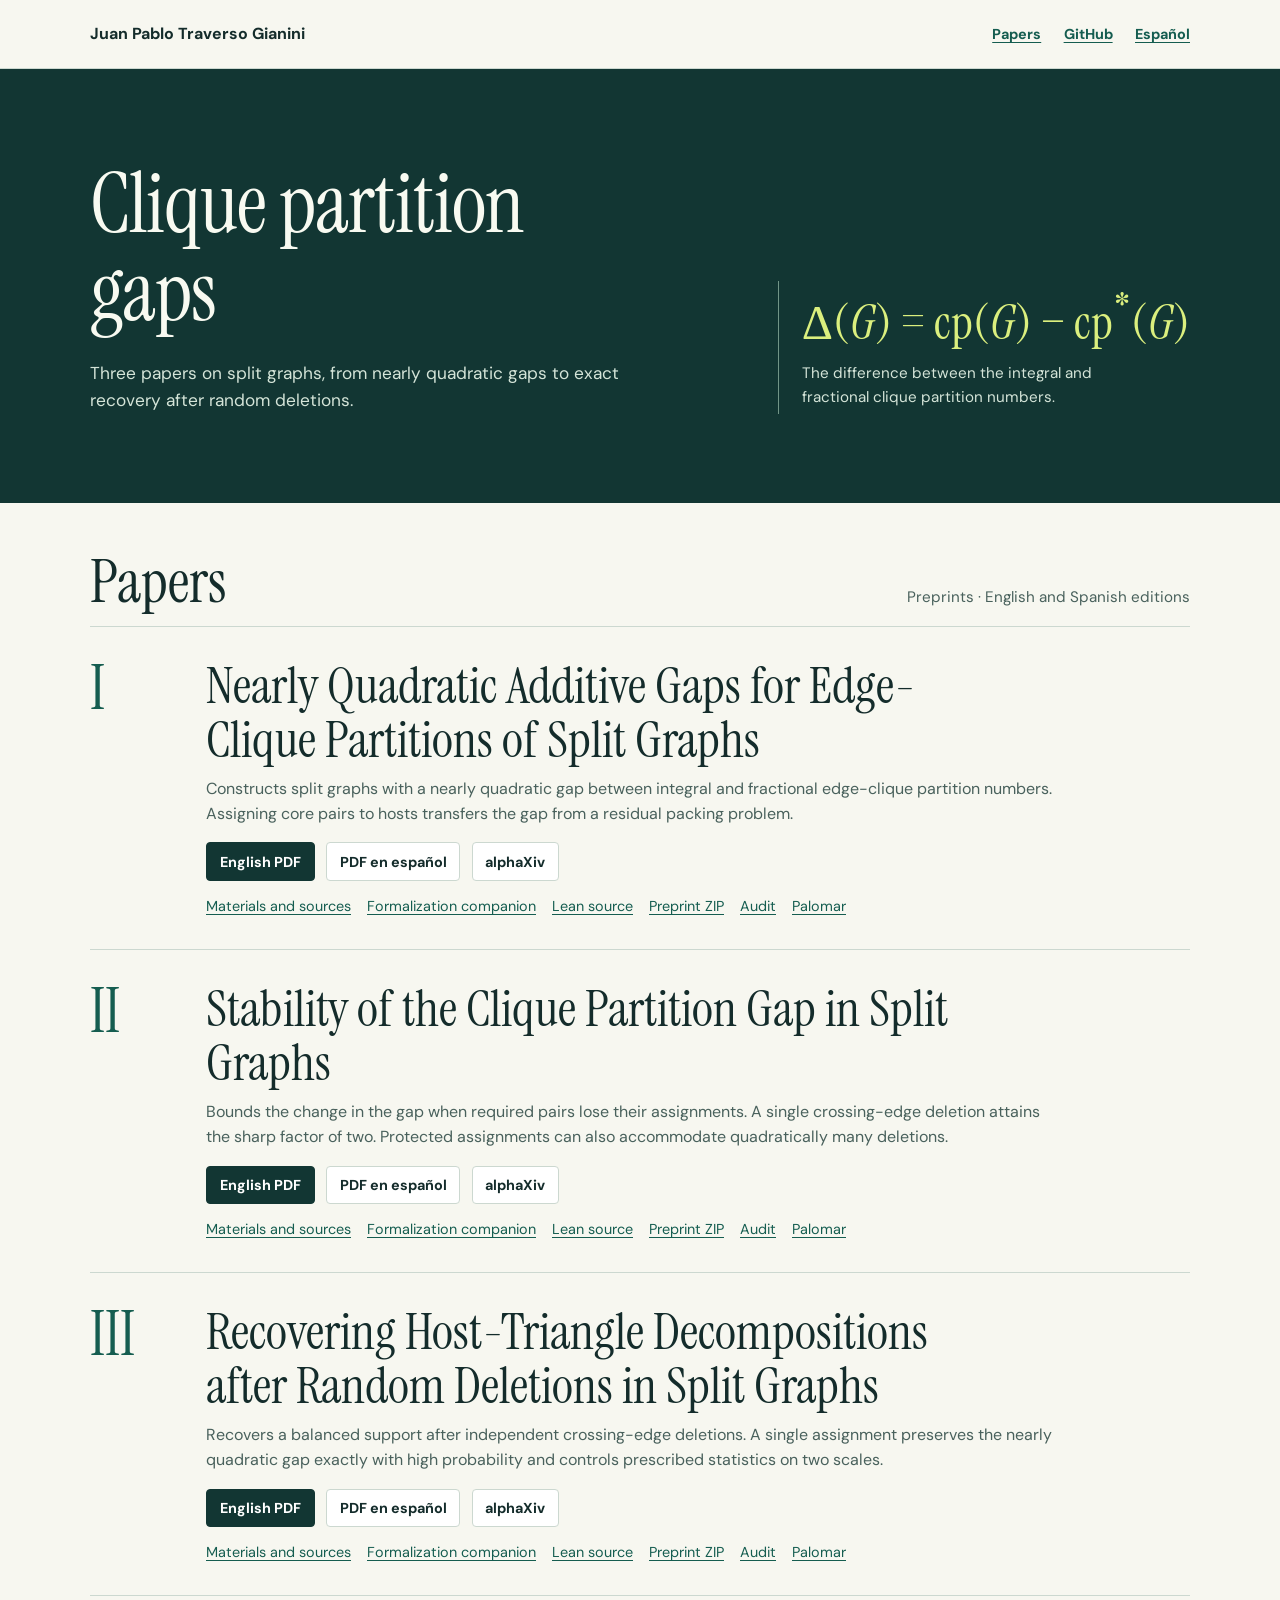
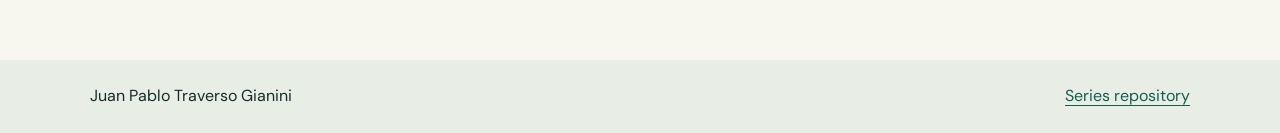
<file: docs/index.html>
<!doctype html>
<html lang="en">
<head>
  <meta charset="utf-8">
  <meta name="viewport" content="width=device-width, initial-scale=1">
  <meta name="description" content="Three papers on split graphs, from nearly quadratic gaps to exact recovery after random deletions.">
  <link rel="canonical" href="https://jtraverso.github.io/split-clique-partition-gap/">
  <link rel="alternate" hreflang="en" href="https://jtraverso.github.io/split-clique-partition-gap/">
  <link rel="alternate" hreflang="es" href="https://jtraverso.github.io/split-clique-partition-gap/es/">
  <link rel="preconnect" href="https://fonts.googleapis.com">
  <link rel="preconnect" href="https://fonts.gstatic.com" crossorigin>
  <link rel="stylesheet" href="https://fonts.googleapis.com/css2?family=DM+Sans:wght@400;700&amp;family=Instrument+Serif&amp;display=swap">
  <link rel="stylesheet" href="style.css">
  <title>Clique partition gaps · Juan Pablo Traverso Gianini</title>
</head>
<body>
  <a class="skip" href="#papers">Skip to papers</a>
  <header class="bar">
    <div class="wrap">
      <a href="./" class="brand">Juan Pablo Traverso Gianini</a>
      <nav aria-label="Navigation">
        <a href="#papers">Papers</a>
        <a href="https://github.com/jtraverso/split-clique-partition-gap">GitHub</a>
        <a href="es/" hreflang="es" lang="es">Español</a>
      </nav>
    </div>
  </header>
  <main>
    <section class="hero" aria-labelledby="series-title">
      <div class="wrap">
        <div>
          <h1 id="series-title">Clique partition gaps</h1>
          <p class="lead">Three papers on split graphs, from nearly quadratic gaps to exact recovery after random deletions.</p>
        </div>
        <div class="definition">
          <p class="formula" aria-label="Gap equals integral cost minus fractional cost">Δ(<i>G</i>) = cp(<i>G</i>) − cp<sup>*</sup>(<i>G</i>)</p>
          <p>The difference between the integral and fractional clique partition numbers.</p>
        </div>
      </div>
    </section>
    <section id="papers" class="collection wrap" aria-labelledby="papers-title">
      <div class="section-title">
        <h2 id="papers-title">Papers</h2>
        <p>Preprints · English and Spanish editions</p>
      </div>
      <ol class="papers">
        <li class="paper" id="paper-i">
          <span class="part" aria-hidden="true">I</span>
          <article aria-label="Paper I">
            <h3>Nearly Quadratic Additive Gaps for Edge-Clique Partitions of Split Graphs</h3>
            <p>Constructs split graphs with a nearly quadratic gap between integral and fractional edge-clique partition numbers. Assigning core pairs to hosts transfers the gap from a residual packing problem.</p>
            <div class="actions">
              <a class="primary" href="https://raw.githubusercontent.com/jtraverso/split-clique-partition-gap/main/preprints/SPLITGAP/01_manuscript/split-gap-en.pdf">English PDF</a>
              <a href="https://raw.githubusercontent.com/jtraverso/split-clique-partition-gap/main/preprints/SPLITGAP/01_manuscript/split-gap-es.pdf">PDF en español</a>
              <a href="https://www.alphaxiv.org/abs/2611.edge-clique-partition-split-graphs">alphaXiv</a>
            </div>
            <ul class="resources" aria-label="Supplementary materials">
              <li><a href="https://github.com/jtraverso/split-clique-partition-gap/tree/main/preprints/SPLITGAP">Materials and sources</a></li>
              <li><a href="https://raw.githubusercontent.com/jtraverso/split-clique-partition-gap/main/preprints/SPLITGAP/05_formalization/companion-en.pdf">Formalization companion</a></li>
              <li><a href="https://raw.githubusercontent.com/jtraverso/split-clique-partition-gap/main/preprints/SPLITGAP/05_formalization/split-gap-lean-v1.0.zip">Lean source</a></li>
              <li><a href="https://raw.githubusercontent.com/jtraverso/split-clique-partition-gap/main/archives/split-gap-preprint-v1.0.zip">Preprint ZIP</a></li>
              <li><a href="https://raw.githubusercontent.com/jtraverso/split-clique-partition-gap/main/preprints/SPLITGAP/02_validation/v1.0/AUDIT_RESULT.json">Audit</a></li>
              <li><a href="https://palomar-registry.org/entry.html?id=PALOMAR-2026-11-22-000012&amp;version=1">Palomar</a></li>
            </ul>
          </article>
        </li>
        <li class="paper" id="paper-ii">
          <span class="part" aria-hidden="true">II</span>
          <article aria-label="Paper II">
            <h3>Stability of the Clique Partition Gap in Split Graphs</h3>
            <p>Bounds the change in the gap when required pairs lose their assignments. A single crossing-edge deletion attains the sharp factor of two. Protected assignments can also accommodate quadratically many deletions.</p>
            <div class="actions">
              <a class="primary" href="https://raw.githubusercontent.com/jtraverso/split-clique-partition-gap-ii/3c2da989f57fbc8d51db0621bda00d279a0e3b91/preprints/SPLITGAPII/01_manuscript/split-gap-ii-en.pdf">English PDF</a>
              <a href="https://raw.githubusercontent.com/jtraverso/split-clique-partition-gap-ii/3c2da989f57fbc8d51db0621bda00d279a0e3b91/preprints/SPLITGAPII/01_manuscript/split-gap-ii-es.pdf">PDF en español</a>
              <a href="https://www.alphaxiv.org/abs/2611.clique-partition-gap-split-graphs">alphaXiv</a>
            </div>
            <ul class="resources" aria-label="Supplementary materials">
              <li><a href="https://github.com/jtraverso/split-clique-partition-gap-ii/releases/tag/v1.0">Materials and sources</a></li>
              <li><a href="https://raw.githubusercontent.com/jtraverso/split-clique-partition-gap-ii/3c2da989f57fbc8d51db0621bda00d279a0e3b91/preprints/SPLITGAPII/05_formalization/companion-en.pdf">Formalization companion</a></li>
              <li><a href="https://raw.githubusercontent.com/jtraverso/split-clique-partition-gap-ii/3c2da989f57fbc8d51db0621bda00d279a0e3b91/preprints/SPLITGAPII/05_formalization/split-gap-ii-lean-v1.0.zip">Lean source</a></li>
              <li><a href="https://raw.githubusercontent.com/jtraverso/split-clique-partition-gap-ii/3c2da989f57fbc8d51db0621bda00d279a0e3b91/archives/split-gap-ii-preprint-v1.0.zip">Preprint ZIP</a></li>
              <li><a href="https://raw.githubusercontent.com/jtraverso/split-clique-partition-gap-ii/3c2da989f57fbc8d51db0621bda00d279a0e3b91/preprints/SPLITGAPII/02_validation/v1.0/AUDIT_RESULT.json">Audit</a></li>
              <li><a href="https://palomar-registry.org/entry.html?id=PALOMAR-2026-11-23-000028&amp;version=1">Palomar</a></li>
            </ul>
          </article>
        </li>
        <li class="paper" id="paper-iii">
          <span class="part" aria-hidden="true">III</span>
          <article aria-label="Paper III">
            <h3>Recovering Host-Triangle Decompositions after Random Deletions in Split Graphs</h3>
            <p>Recovers a balanced support after independent crossing-edge deletions. A single assignment preserves the nearly quadratic gap exactly with high probability and controls prescribed statistics on two scales.</p>
            <div class="actions">
              <a class="primary" href="https://raw.githubusercontent.com/jtraverso/split-clique-partition-gap/main/preprints/SPLITGAPIII/01_manuscript/split-gap-iii-en.pdf">English PDF</a>
              <a href="https://raw.githubusercontent.com/jtraverso/split-clique-partition-gap/main/preprints/SPLITGAPIII/01_manuscript/split-gap-iii-es.pdf">PDF en español</a>
              <a href="https://www.alphaxiv.org/abs/2611.host-triangle-decompositions-random-deletions">alphaXiv</a>
            </div>
            <ul class="resources" aria-label="Supplementary materials">
              <li><a href="https://github.com/jtraverso/split-clique-partition-gap/releases/tag/split-gap-iii-preprint-1.0">Materials and sources</a></li>
              <li><a href="https://raw.githubusercontent.com/jtraverso/split-clique-partition-gap/main/preprints/SPLITGAPIII/05_formalization/companion-en.pdf">Formalization companion</a></li>
              <li><a href="https://raw.githubusercontent.com/jtraverso/split-clique-partition-gap/main/preprints/SPLITGAPIII/05_formalization/split-gap-iii-lean-v0.4.zip">Lean source</a></li>
              <li><a href="https://github.com/jtraverso/split-clique-partition-gap/releases/download/split-gap-iii-preprint-1.0/split-gap-iii-preprint-v1.0.zip">Preprint ZIP</a></li>
              <li><a href="https://raw.githubusercontent.com/jtraverso/split-clique-partition-gap/main/preprints/SPLITGAPIII/02_validation/v1.0/EDITORIAL_AUDIT.md">Audit</a></li>
              <li><a href="https://palomar-registry.org/entry.html?id=PALOMAR-2026-11-26-000005&amp;version=1">Palomar</a></li>
            </ul>
          </article>
        </li>
      </ol>
    </section>
  </main>
  <footer class="foot">
    <div class="wrap">
      <p>Juan Pablo Traverso Gianini</p>
      <a href="https://github.com/jtraverso/split-clique-partition-gap">Series repository</a>
    </div>
  </footer>
</body>
</html>
</file>
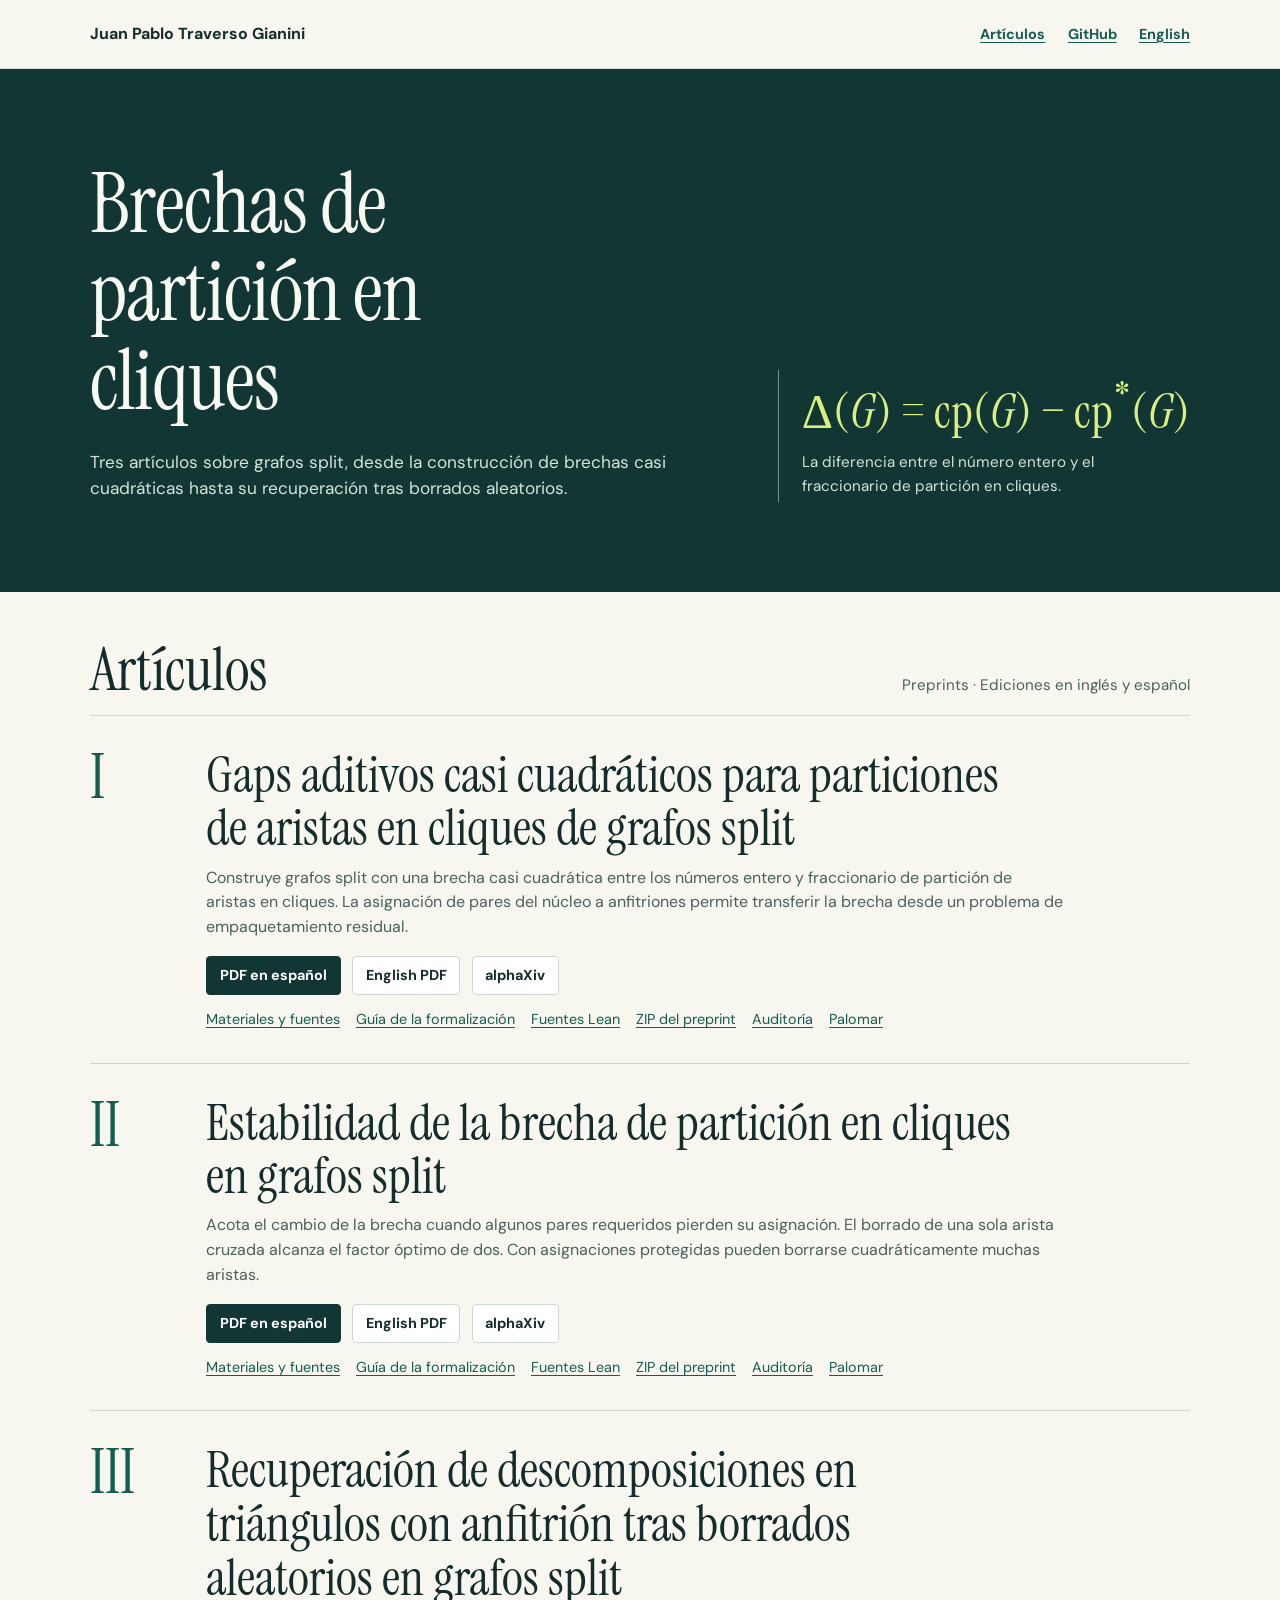
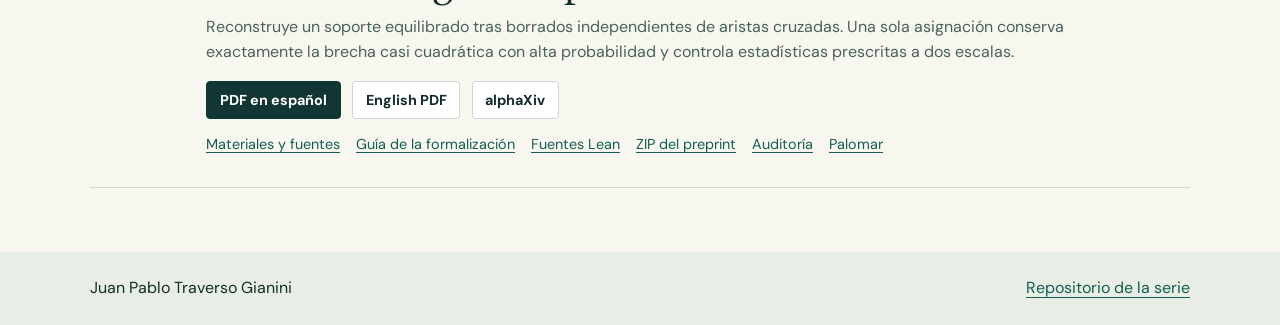
<file: docs/es/index.html>
<!doctype html>
<html lang="es">
<head>
  <meta charset="utf-8">
  <meta name="viewport" content="width=device-width, initial-scale=1">
  <meta name="description" content="Tres artículos sobre grafos split, desde la construcción de brechas casi cuadráticas hasta su recuperación tras borrados aleatorios.">
  <link rel="canonical" href="https://jtraverso.github.io/split-clique-partition-gap/es/">
  <link rel="alternate" hreflang="en" href="https://jtraverso.github.io/split-clique-partition-gap/">
  <link rel="alternate" hreflang="es" href="https://jtraverso.github.io/split-clique-partition-gap/es/">
  <link rel="preconnect" href="https://fonts.googleapis.com">
  <link rel="preconnect" href="https://fonts.gstatic.com" crossorigin>
  <link rel="stylesheet" href="https://fonts.googleapis.com/css2?family=DM+Sans:wght@400;700&amp;family=Instrument+Serif&amp;display=swap">
  <link rel="stylesheet" href="../style.css">
  <title>Brechas de partición en cliques · Juan Pablo Traverso Gianini</title>
</head>
<body>
  <a class="skip" href="#papers">Ir a los artículos</a>
  <header class="bar">
    <div class="wrap">
      <a href="./" class="brand">Juan Pablo Traverso Gianini</a>
      <nav aria-label="Navegación">
        <a href="#papers">Artículos</a>
        <a href="https://github.com/jtraverso/split-clique-partition-gap">GitHub</a>
        <a href="../" hreflang="en" lang="en">English</a>
      </nav>
    </div>
  </header>
  <main>
    <section class="hero" aria-labelledby="series-title">
      <div class="wrap">
        <div>
          <h1 id="series-title">Brechas de partición en cliques</h1>
          <p class="lead">Tres artículos sobre grafos split, desde la construcción de brechas casi cuadráticas hasta su recuperación tras borrados aleatorios.</p>
        </div>
        <div class="definition">
          <p class="formula" aria-label="Brecha igual a coste entero menos coste fraccionario">Δ(<i>G</i>) = cp(<i>G</i>) − cp<sup>*</sup>(<i>G</i>)</p>
          <p>La diferencia entre el número entero y el fraccionario de partición en cliques.</p>
        </div>
      </div>
    </section>
    <section id="papers" class="collection wrap" aria-labelledby="papers-title">
      <div class="section-title">
        <h2 id="papers-title">Artículos</h2>
        <p>Preprints · Ediciones en inglés y español</p>
      </div>
      <ol class="papers">
        <li class="paper" id="paper-i">
          <span class="part" aria-hidden="true">I</span>
          <article aria-label="Artículo I">
            <h3>Gaps aditivos casi cuadráticos para particiones de aristas en cliques de grafos split</h3>
            <p>Construye grafos split con una brecha casi cuadrática entre los números entero y fraccionario de partición de aristas en cliques. La asignación de pares del núcleo a anfitriones permite transferir la brecha desde un problema de empaquetamiento residual.</p>
            <div class="actions">
              <a class="primary" href="https://raw.githubusercontent.com/jtraverso/split-clique-partition-gap/main/preprints/SPLITGAP/01_manuscript/split-gap-es.pdf">PDF en español</a>
              <a href="https://raw.githubusercontent.com/jtraverso/split-clique-partition-gap/main/preprints/SPLITGAP/01_manuscript/split-gap-en.pdf">English PDF</a>
              <a href="https://www.alphaxiv.org/abs/2611.edge-clique-partition-split-graphs">alphaXiv</a>
            </div>
            <ul class="resources" aria-label="Material complementario">
              <li><a href="https://github.com/jtraverso/split-clique-partition-gap/tree/main/preprints/SPLITGAP">Materiales y fuentes</a></li>
              <li><a href="https://raw.githubusercontent.com/jtraverso/split-clique-partition-gap/main/preprints/SPLITGAP/05_formalization/companion-es.pdf">Guía de la formalización</a></li>
              <li><a href="https://raw.githubusercontent.com/jtraverso/split-clique-partition-gap/main/preprints/SPLITGAP/05_formalization/split-gap-lean-v1.0.zip">Fuentes Lean</a></li>
              <li><a href="https://raw.githubusercontent.com/jtraverso/split-clique-partition-gap/main/archives/split-gap-preprint-v1.0.zip">ZIP del preprint</a></li>
              <li><a href="https://raw.githubusercontent.com/jtraverso/split-clique-partition-gap/main/preprints/SPLITGAP/02_validation/v1.0/AUDIT_RESULT.json">Auditoría</a></li>
              <li><a href="https://palomar-registry.org/entry.html?id=PALOMAR-2026-11-22-000012&amp;version=1">Palomar</a></li>
            </ul>
          </article>
        </li>
        <li class="paper" id="paper-ii">
          <span class="part" aria-hidden="true">II</span>
          <article aria-label="Artículo II">
            <h3>Estabilidad de la brecha de partición en cliques en grafos split</h3>
            <p>Acota el cambio de la brecha cuando algunos pares requeridos pierden su asignación. El borrado de una sola arista cruzada alcanza el factor óptimo de dos. Con asignaciones protegidas pueden borrarse cuadráticamente muchas aristas.</p>
            <div class="actions">
              <a class="primary" href="https://raw.githubusercontent.com/jtraverso/split-clique-partition-gap-ii/3c2da989f57fbc8d51db0621bda00d279a0e3b91/preprints/SPLITGAPII/01_manuscript/split-gap-ii-es.pdf">PDF en español</a>
              <a href="https://raw.githubusercontent.com/jtraverso/split-clique-partition-gap-ii/3c2da989f57fbc8d51db0621bda00d279a0e3b91/preprints/SPLITGAPII/01_manuscript/split-gap-ii-en.pdf">English PDF</a>
              <a href="https://www.alphaxiv.org/abs/2611.clique-partition-gap-split-graphs">alphaXiv</a>
            </div>
            <ul class="resources" aria-label="Material complementario">
              <li><a href="https://github.com/jtraverso/split-clique-partition-gap-ii/releases/tag/v1.0">Materiales y fuentes</a></li>
              <li><a href="https://raw.githubusercontent.com/jtraverso/split-clique-partition-gap-ii/3c2da989f57fbc8d51db0621bda00d279a0e3b91/preprints/SPLITGAPII/05_formalization/companion-es.pdf">Guía de la formalización</a></li>
              <li><a href="https://raw.githubusercontent.com/jtraverso/split-clique-partition-gap-ii/3c2da989f57fbc8d51db0621bda00d279a0e3b91/preprints/SPLITGAPII/05_formalization/split-gap-ii-lean-v1.0.zip">Fuentes Lean</a></li>
              <li><a href="https://raw.githubusercontent.com/jtraverso/split-clique-partition-gap-ii/3c2da989f57fbc8d51db0621bda00d279a0e3b91/archives/split-gap-ii-preprint-v1.0.zip">ZIP del preprint</a></li>
              <li><a href="https://raw.githubusercontent.com/jtraverso/split-clique-partition-gap-ii/3c2da989f57fbc8d51db0621bda00d279a0e3b91/preprints/SPLITGAPII/02_validation/v1.0/AUDIT_RESULT.json">Auditoría</a></li>
              <li><a href="https://palomar-registry.org/entry.html?id=PALOMAR-2026-11-23-000028&amp;version=1">Palomar</a></li>
            </ul>
          </article>
        </li>
        <li class="paper" id="paper-iii">
          <span class="part" aria-hidden="true">III</span>
          <article aria-label="Artículo III">
            <h3>Recuperación de descomposiciones en triángulos con anfitrión tras borrados aleatorios en grafos split</h3>
            <p>Reconstruye un soporte equilibrado tras borrados independientes de aristas cruzadas. Una sola asignación conserva exactamente la brecha casi cuadrática con alta probabilidad y controla estadísticas prescritas a dos escalas.</p>
            <div class="actions">
              <a class="primary" href="https://raw.githubusercontent.com/jtraverso/split-clique-partition-gap/main/preprints/SPLITGAPIII/01_manuscript/split-gap-iii-es.pdf">PDF en español</a>
              <a href="https://raw.githubusercontent.com/jtraverso/split-clique-partition-gap/main/preprints/SPLITGAPIII/01_manuscript/split-gap-iii-en.pdf">English PDF</a>
              <a href="https://www.alphaxiv.org/abs/2611.host-triangle-decompositions-random-deletions">alphaXiv</a>
            </div>
            <ul class="resources" aria-label="Material complementario">
              <li><a href="https://github.com/jtraverso/split-clique-partition-gap/releases/tag/split-gap-iii-preprint-1.0">Materiales y fuentes</a></li>
              <li><a href="https://raw.githubusercontent.com/jtraverso/split-clique-partition-gap/main/preprints/SPLITGAPIII/05_formalization/companion-es.pdf">Guía de la formalización</a></li>
              <li><a href="https://raw.githubusercontent.com/jtraverso/split-clique-partition-gap/main/preprints/SPLITGAPIII/05_formalization/split-gap-iii-lean-v0.4.zip">Fuentes Lean</a></li>
              <li><a href="https://github.com/jtraverso/split-clique-partition-gap/releases/download/split-gap-iii-preprint-1.0/split-gap-iii-preprint-v1.0.zip">ZIP del preprint</a></li>
              <li><a href="https://raw.githubusercontent.com/jtraverso/split-clique-partition-gap/main/preprints/SPLITGAPIII/02_validation/v1.0/EDITORIAL_AUDIT.md">Auditoría</a></li>
              <li><a href="https://palomar-registry.org/entry.html?id=PALOMAR-2026-11-26-000005&amp;version=1">Palomar</a></li>
            </ul>
          </article>
        </li>
      </ol>
    </section>
  </main>
  <footer class="foot">
    <div class="wrap">
      <p>Juan Pablo Traverso Gianini</p>
      <a href="https://github.com/jtraverso/split-clique-partition-gap">Repositorio de la serie</a>
    </div>
  </footer>
</body>
</html>
</file>
<file: docs/style.css>
:root {
  color-scheme: light;
  --paper: #f7f7f0;
  --white: #fff;
  --ink: #142c2b;
  --muted: #49615c;
  --line: #ccd8d0;
  --dark: #123633;
  --bright: #dbef7e;
  --accent: #155d50;
  --serif: "Instrument Serif", Georgia, serif;
  --sans: "DM Sans", "Segoe UI", sans-serif;
}
* { box-sizing: border-box; }
body { margin: 0; background: var(--paper); color: var(--ink); font-family: var(--sans); line-height: 1.55; }
a { color: var(--accent); text-underline-offset: .23em; }
a:hover { text-decoration-thickness: 2px; }
a:focus-visible { outline: 3px solid #b65925; outline-offset: 4px; }
.wrap { width: min(1100px, calc(100% - 64px)); margin-inline: auto; }
.skip { position: absolute; z-index: 2; top: .5rem; left: .5rem; padding: .7rem; background: var(--white); transform: translateY(-160%); }
.skip:focus { transform: none; }
.bar { border-bottom: 1px solid var(--line); }
.bar .wrap, .foot .wrap { display: flex; justify-content: space-between; align-items: center; gap: 1rem; flex-wrap: wrap; }
.bar .wrap { min-height: 68px; }
.brand { font-weight: 700; color: var(--ink); text-decoration: none; }
nav { display: flex; align-items: center; gap: 1.4rem; flex-wrap: wrap; }
nav a { font-size: .9rem; font-weight: 700; }
.hero { background: var(--dark); color: #f8faf1; }
.hero .wrap { display: grid; grid-template-columns: 1.65fr 1fr; gap: clamp(2rem, 5vw, 5rem); align-items: end; padding: clamp(3.1rem, 7vw, 5.8rem) 0; }
h1, h2, h3 { font-family: var(--serif); line-height: 1.05; font-weight: 400; }
h1 { font-size: clamp(3.25rem, 6.6vw, 6.3rem); margin: 0; max-width: 12ch; letter-spacing: -.012em; }
.hero .lead { color: #d4e4d8; max-width: 48ch; margin: 1.5rem 0 0; font-size: 1.08rem; }
.definition { border-left: 1px solid #719587; padding: .25rem 0 .25rem 1.4rem; }
.formula { color: var(--bright); font-family: var(--serif); font-size: clamp(2.15rem, 3.8vw, 3.65rem); margin: 0; line-height: 1.18; white-space: nowrap; }
.definition p:last-child { margin: .65rem 0 0; font-size: .95rem; color: #d4e4d8; max-width: 35ch; }
.collection { padding: 2.9rem 0 4rem; }
.section-title { display: flex; align-items: baseline; justify-content: space-between; flex-wrap: wrap; gap: 0 1rem; border-bottom: 1px solid var(--line); padding-bottom: .8rem; }
.section-title h2 { font-size: clamp(2.6rem, 4.7vw, 4.2rem); margin: 0; }
.section-title p { margin: .25rem 0; color: var(--muted); font-size: .95rem; }
.papers { padding: 0; margin: 0; list-style: none; }
.paper { display: grid; grid-template-columns: 96px minmax(0, 1fr); gap: 1.25rem; border-bottom: 1px solid var(--line); padding: 2rem 0; scroll-margin-top: 1rem; }
.part { color: var(--accent); font-family: var(--serif); font-size: 3.8rem; line-height: 1; }
.paper h3 { margin: 0 0 .65rem; font-size: clamp(2.05rem, 4vw, 3.35rem); max-width: 35ch; }
.paper p { margin: 0 0 1rem; color: var(--muted); max-width: 78ch; }
.actions { display: flex; flex-wrap: wrap; gap: .55rem .7rem; margin: 0 0 .85rem; }
.actions a { border: 1px solid var(--line); background: var(--white); color: var(--ink); font-size: .9rem; font-weight: 700; text-decoration: none; padding: .45rem .8rem; border-radius: .25rem; }
.actions a.primary { background: var(--dark); border-color: var(--dark); color: var(--white); }
.actions a:hover { border-color: var(--accent); text-decoration: underline; }
.resources { display: flex; flex-wrap: wrap; gap: .35rem 1rem; padding: 0; margin: 0; list-style: none; font-size: .9rem; }
.foot { background: #e8eee5; padding: 1.5rem 0; }
.foot p { margin: 0; }
@media (max-width: 720px) {
  .wrap { width: calc(100% - 36px); }
  .hero .wrap { grid-template-columns: 1fr; align-items: start; gap: 1.8rem; }
  h1 { max-width: 13ch; }
  .paper { grid-template-columns: 51px minmax(0, 1fr); gap: .65rem; }
  .part { font-size: 2.6rem; }
}
@media (max-width: 440px) {
  .bar .wrap { padding: .65rem 0; gap: .35rem; }
  nav { gap: 1rem; }
  .paper { grid-template-columns: 1fr; }
}
@media print {
  .hero { background: none; color: var(--ink); }
  .formula, .hero .lead, .definition p:last-child { color: var(--ink); }
  .paper { break-inside: avoid; }
}
</file>
